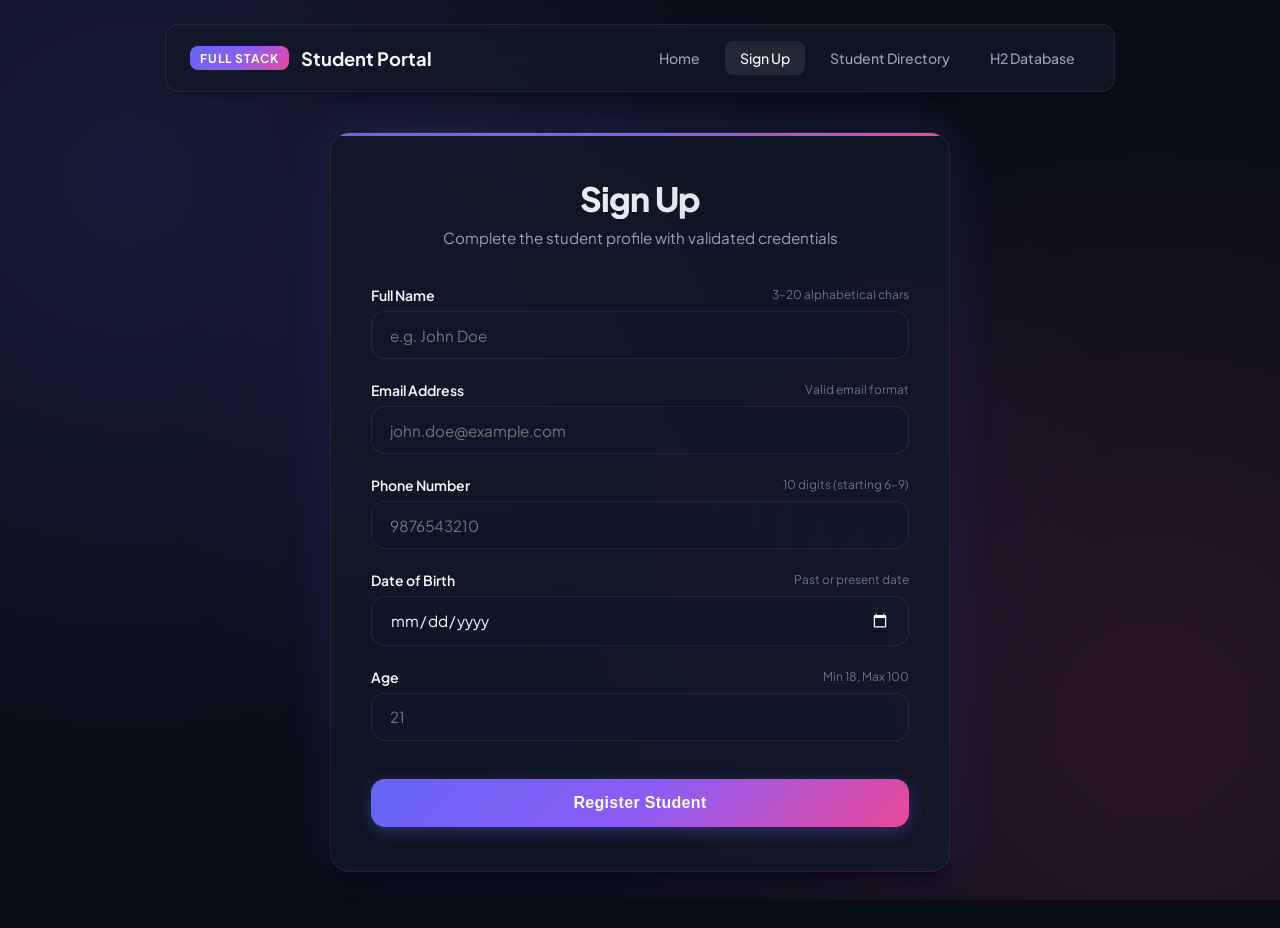
<file: frontend/register.html>
<!DOCTYPE html>
<html lang="en">
<head>
    <meta charset="UTF-8">
    <meta name="viewport" content="width=device-width, initial-scale=1.0">
    <title>Sign Up | Student Registration</title>
    <link rel="stylesheet" href="css/style.css">
</head>
<body>

    <!-- Top Navigation -->
    <nav class="navbar">
        <a href="index.html" class="nav-brand">
            <span class="brand-badge">Full Stack</span>
            <span>Student Portal</span>
        </a>
        <div class="nav-links">
            <a href="index.html" class="nav-link">Home</a>
            <a href="register.html" class="nav-link active">Sign Up</a>
            <a href="students.html" class="nav-link">Student Directory</a>
            <a href="http://localhost:8080/h2-console" target="_blank" class="nav-link">H2 Database</a>
        </div>
    </nav>

    <!-- Registration Card -->
    <div class="container">
        <div class="card">
            <div class="header-section">
                <h1>Sign Up</h1>
                <p class="subtitle">Complete the student profile with validated credentials</p>
            </div>

            <!-- Alert notification -->
            <div id="alertBanner" class="alert-banner"></div>

            <form id="studentForm" novalidate>
                <!-- Name Field -->
                <div class="form-group">
                    <label for="name">
                        Full Name
                        <span class="field-hint">3–20 alphabetical chars</span>
                    </label>
                    <div class="input-container">
                        <input type="text" id="name" name="name" placeholder="e.g. John Doe" required autocomplete="name">
                    </div>
                    <span id="nameError" class="error-message"></span>
                </div>

                <!-- Email Field -->
                <div class="form-group">
                    <label for="email">
                        Email Address
                        <span class="field-hint">Valid email format</span>
                    </label>
                    <div class="input-container">
                        <input type="email" id="email" name="email" placeholder="john.doe@example.com" required autocomplete="email">
                    </div>
                    <span id="emailError" class="error-message"></span>
                </div>

                <!-- Phone Field -->
                <div class="form-group">
                    <label for="phone">
                        Phone Number
                        <span class="field-hint">10 digits (starting 6–9)</span>
                    </label>
                    <div class="input-container">
                        <input type="number" id="phone" name="phone" placeholder="9876543210" required>
                    </div>
                    <span id="phoneError" class="error-message"></span>
                </div>

                <!-- DOB Field -->
                <div class="form-group">
                    <label for="dob">
                        Date of Birth
                        <span class="field-hint">Past or present date</span>
                    </label>
                    <div class="input-container">
                        <input type="date" id="dob" name="dob" required>
                    </div>
                    <span id="dobError" class="error-message"></span>
                </div>

                <!-- Age Field -->
                <div class="form-group">
                    <label for="age">
                        Age
                        <span class="field-hint">Min 18, Max 100</span>
                    </label>
                    <div class="input-container">
                        <input type="number" id="age" name="age" placeholder="21" min="18" max="100" required>
                    </div>
                    <span id="ageError" class="error-message"></span>
                </div>

                <!-- Submit Button -->
                <div style="margin-top: 0.5rem;">
                    <button type="submit" id="submitBtn" class="btn-submit">
                        Register Student
                    </button>
                </div>
            </form>
        </div>
    </div>

    <script src="js/app.js"></script>
</body>
</html>
</file>
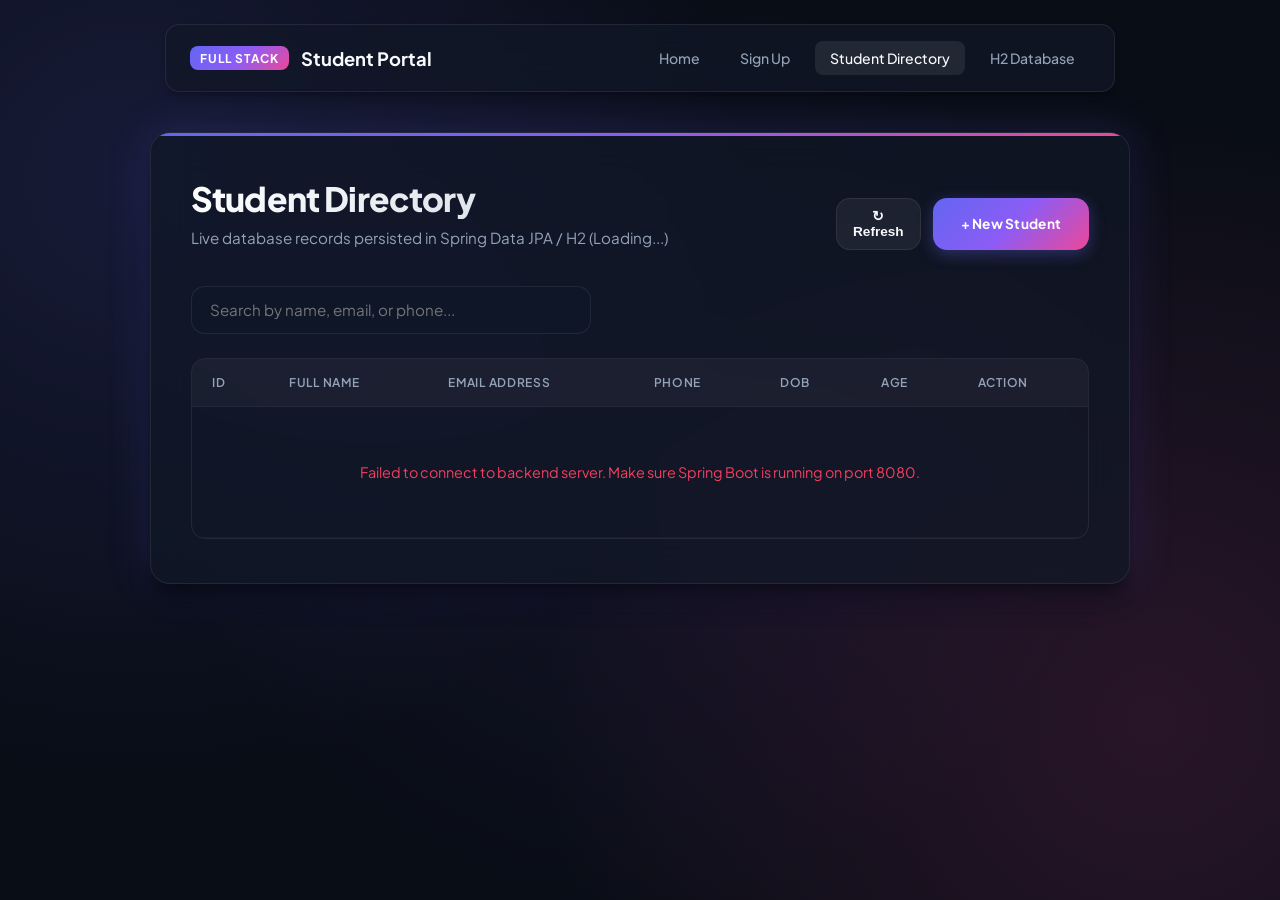
<file: frontend/students.html>
<!DOCTYPE html>
<html lang="en">
<head>
    <meta charset="UTF-8">
    <meta name="viewport" content="width=device-width, initial-scale=1.0">
    <title>Student Directory | Database View</title>
    <link rel="stylesheet" href="css/style.css">
</head>
<body>

    <!-- Top Navigation -->
    <nav class="navbar">
        <a href="index.html" class="nav-brand">
            <span class="brand-badge">Full Stack</span>
            <span>Student Portal</span>
        </a>
        <div class="nav-links">
            <a href="index.html" class="nav-link">Home</a>
            <a href="register.html" class="nav-link">Sign Up</a>
            <a href="students.html" class="nav-link active">Student Directory</a>
            <a href="http://localhost:8080/h2-console" target="_blank" class="nav-link">H2 Database</a>
        </div>
    </nav>

    <!-- Student List View -->
    <div class="wide-container">
        <div class="card">
            <div class="header-section" style="display: flex; justify-content: space-between; align-items: flex-end; flex-wrap: wrap; gap: 1rem; text-align: left;">
                <div>
                    <h1>Student Directory</h1>
                    <p class="subtitle">Live database records persisted in Spring Data JPA / H2 (<span id="recordCount">Loading...</span>)</p>
                </div>
                <div style="display: flex; gap: 0.75rem;">
                    <button id="refreshBtn" class="btn-secondary" style="padding: 0.6rem 1rem; font-size: 0.85rem;">↻ Refresh</button>
                    <a href="register.html" class="btn-submit" style="text-decoration: none; padding: 0.6rem 1.25rem; font-size: 0.85rem; margin: 0;">+ New Student</a>
                </div>
            </div>

            <!-- Search Bar -->
            <div style="margin-bottom: 1.25rem;">
                <input type="text" id="searchInput" placeholder="Search by name, email, or phone..." style="max-width: 400px;">
            </div>

            <!-- Table -->
            <div class="table-wrapper">
                <table>
                    <thead>
                        <tr>
                            <th>ID</th>
                            <th>Full Name</th>
                            <th>Email Address</th>
                            <th>Phone</th>
                            <th>DOB</th>
                            <th>Age</th>
                            <th>Action</th>
                        </tr>
                    </thead>
                    <tbody id="studentsTableBody">
                        <tr>
                            <td colspan="7" class="empty-state">
                                <span class="spinner"></span> Loading students from database...
                            </td>
                        </tr>
                    </tbody>
                </table>
            </div>
        </div>
    </div>

    <script src="js/students.js"></script>
</body>
</html>
</file>
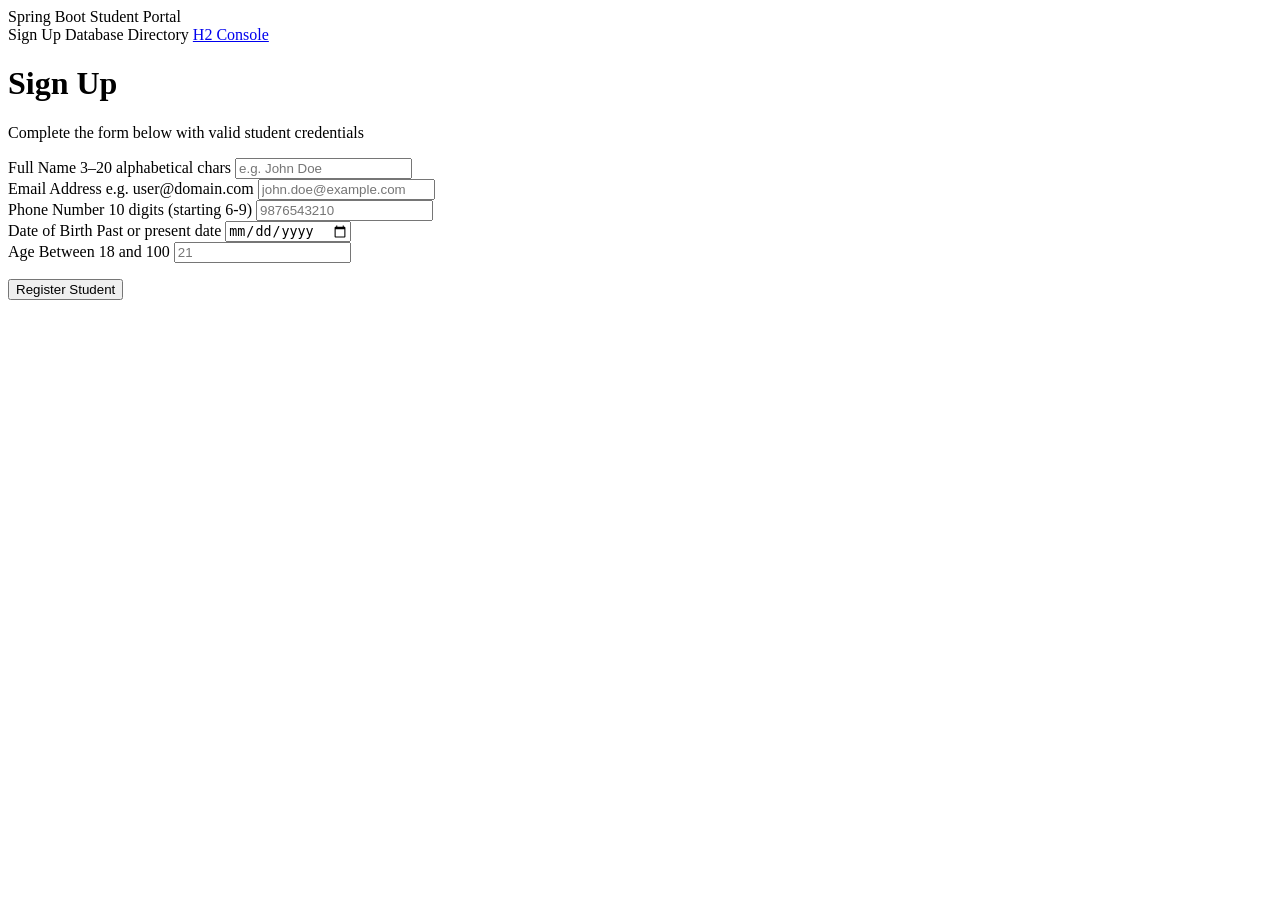
<file: backend/target/classes/templates/register.html>
<!DOCTYPE html>
<html xmlns:th="http://www.thymeleaf.org">
<head>
    <meta charset="UTF-8">
    <meta name="viewport" content="width=device-width, initial-scale=1.0">
    <title>Student Registration | Spring Boot</title>
    <link rel="stylesheet" th:href="@{/layout.css}">
</head>
<body>

    <!-- Top Navigation -->
    <nav class="navbar">
        <a th:href="@{/register}" class="nav-brand">
            <span class="brand-badge">Spring Boot</span>
            <span>Student Portal</span>
        </a>
        <div class="nav-links">
            <a th:href="@{/register}" class="nav-link active">Sign Up</a>
            <a th:href="@{/view-students}" class="nav-link">Database Directory</a>
            <a href="http://localhost:8080/h2-console" target="_blank" class="nav-link">H2 Console</a>
        </div>
    </nav>

    <!-- Main Form Card -->
    <div class="container">
        <div class="card">
            <div class="header-section">
                <h1>Sign Up</h1>
                <p class="subtitle">Complete the form below with valid student credentials</p>
            </div>

            <form th:action="@{/register}" th:object="${student}" method="post">
                <!-- Name Field -->
                <div class="form-group">
                    <label for="name">
                        Full Name
                        <span class="field-hint">3–20 alphabetical chars</span>
                    </label>
                    <input type="text" id="name" th:field="*{name}" 
                           placeholder="e.g. John Doe"
                           th:classappend="${#fields.hasErrors('name')} ? 'input-error' : ''" />
                    <span class="error-message" th:if="${#fields.hasErrors('name')}" th:errors="*{name}"></span>
                </div>

                <!-- Email Field -->
                <div class="form-group">
                    <label for="email">
                        Email Address
                        <span class="field-hint">e.g. user@domain.com</span>
                    </label>
                    <input type="email" id="email" th:field="*{email}" 
                           placeholder="john.doe@example.com"
                           th:classappend="${#fields.hasErrors('email')} ? 'input-error' : ''" />
                    <span class="error-message" th:if="${#fields.hasErrors('email')}" th:errors="*{email}"></span>
                </div>

                <!-- Phone Field -->
                <div class="form-group">
                    <label for="phone">
                        Phone Number
                        <span class="field-hint">10 digits (starting 6-9)</span>
                    </label>
                    <input type="number" id="phone" th:field="*{phone}" 
                           placeholder="9876543210"
                           th:classappend="${#fields.hasErrors('phone')} ? 'input-error' : ''" />
                    <span class="error-message" th:if="${#fields.hasErrors('phone')}" th:errors="*{phone}"></span>
                </div>

                <!-- DOB Field -->
                <div class="form-group">
                    <label for="dob">
                        Date of Birth
                        <span class="field-hint">Past or present date</span>
                    </label>
                    <input type="date" id="dob" th:field="*{dob}" 
                           th:classappend="${#fields.hasErrors('dob')} ? 'input-error' : ''" />
                    <span class="error-message" th:if="${#fields.hasErrors('dob')}" th:errors="*{dob}"></span>
                </div>

                <!-- Age Field -->
                <div class="form-group">
                    <label for="age">
                        Age
                        <span class="field-hint">Between 18 and 100</span>
                    </label>
                    <input type="number" id="age" th:field="*{age}" 
                           placeholder="21"
                           th:classappend="${#fields.hasErrors('age')} ? 'input-error' : ''" />
                    <span class="error-message" th:if="${#fields.hasErrors('age')}" th:errors="*{age}"></span>
                </div>

                <!-- Submit Button -->
                <div style="margin-top: 1rem;">
                    <input type="submit" value="Register Student" class="btn-submit" />
                </div>
            </form>
        </div>
    </div>

</body>
</html>
</file>
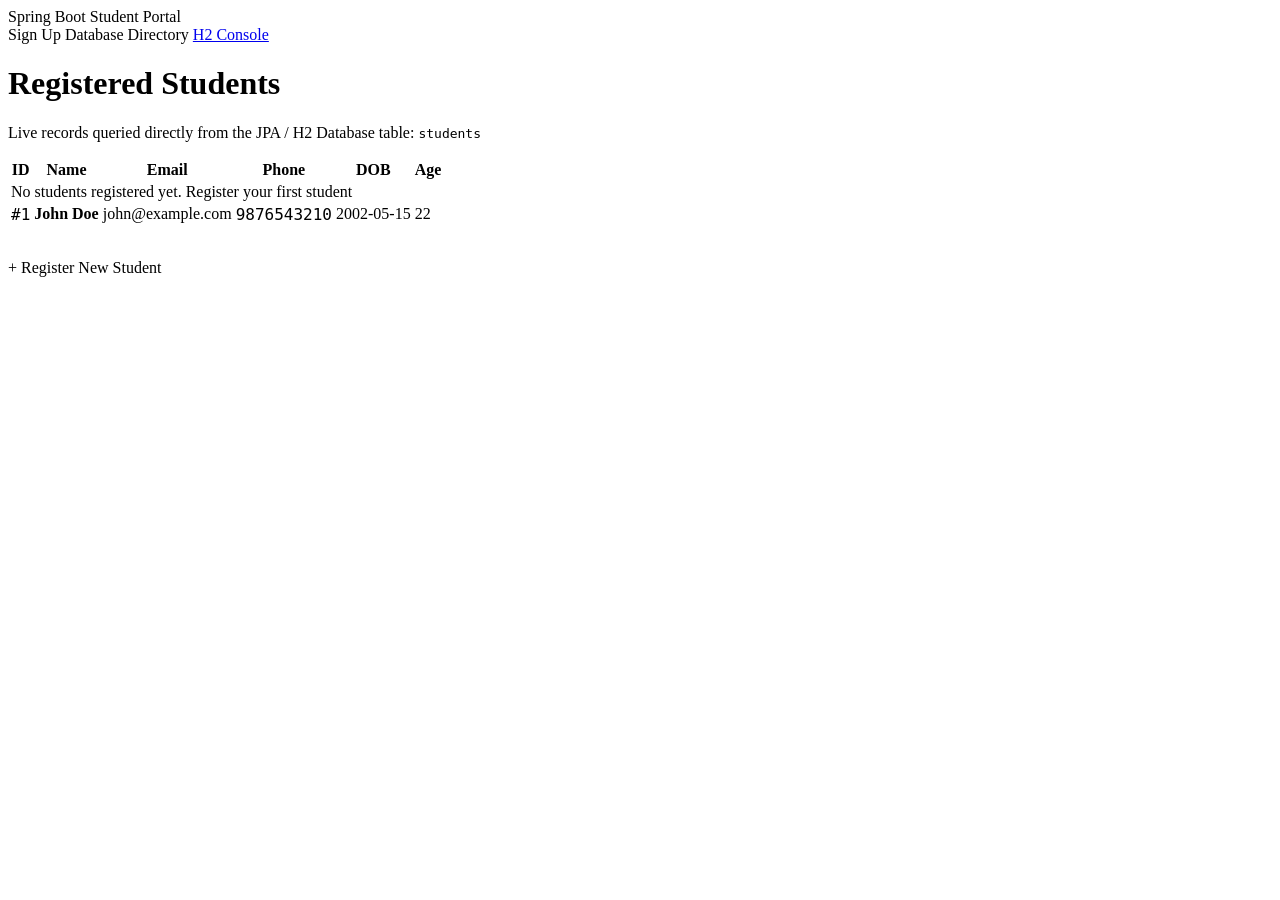
<file: backend/target/classes/templates/students.html>
<!DOCTYPE html>
<html xmlns:th="http://www.thymeleaf.org">
<head>
    <meta charset="UTF-8">
    <meta name="viewport" content="width=device-width, initial-scale=1.0">
    <title>Student Directory | Database View</title>
    <link rel="stylesheet" th:href="@{/layout.css}">
</head>
<body>

    <!-- Top Navigation -->
    <nav class="navbar">
        <a th:href="@{/register}" class="nav-brand">
            <span class="brand-badge">Spring Boot</span>
            <span>Student Portal</span>
        </a>
        <div class="nav-links">
            <a th:href="@{/register}" class="nav-link">Sign Up</a>
            <a th:href="@{/view-students}" class="nav-link active">Database Directory</a>
            <a href="http://localhost:8080/h2-console" target="_blank" class="nav-link">H2 Console</a>
        </div>
    </nav>

    <div class="wide-container">
        <div class="card">
            <div class="header-section">
                <h1>Registered Students</h1>
                <p class="subtitle">Live records queried directly from the JPA / H2 Database table: <code>students</code></p>
            </div>

            <div class="table-wrapper">
                <table>
                    <thead>
                        <tr>
                            <th>ID</th>
                            <th>Name</th>
                            <th>Email</th>
                            <th>Phone</th>
                            <th>DOB</th>
                            <th>Age</th>
                        </tr>
                    </thead>
                    <tbody>
                        <tr th:if="${#lists.isEmpty(students)}">
                            <td colspan="6" class="empty-state">
                                No students registered yet. <a th:href="@{/register}" style="color: var(--accent-primary);">Register your first student</a>
                            </td>
                        </tr>
                        <tr th:each="std : ${students}">
                            <td style="font-family: 'JetBrains Mono', monospace; color: var(--accent-secondary);" th:text="'#' + ${std.id}">#1</td>
                            <td style="font-weight: 600;" th:text="${std.name}">John Doe</td>
                            <td th:text="${std.email}">john@example.com</td>
                            <td style="font-family: 'JetBrains Mono', monospace;" th:text="${std.phone}">9876543210</td>
                            <td th:text="${std.dob}">2002-05-15</td>
                            <td th:text="${std.age}">22</td>
                        </tr>
                    </tbody>
                </table>
            </div>

            <div class="actions-row" style="margin-top: 2rem;">
                <a th:href="@{/register}" class="btn-submit" style="text-decoration: none; text-align: center; max-width: 250px;">+ Register New Student</a>
            </div>
        </div>
    </div>

</body>
</html>
</file>
<file: frontend/css/style.css>
@import url('https://fonts.googleapis.com/css2?family=Plus+Jakarta+Sans:wght@300;400;500;600;700;800&family=JetBrains+Mono:wght@400;500;600&display=swap');

:root {
  --bg-primary: #090d16;
  --bg-secondary: #0f172a;
  --bg-card: rgba(17, 24, 39, 0.72);
  --bg-card-border: rgba(255, 255, 255, 0.08);
  --bg-input: rgba(15, 23, 42, 0.65);
  --bg-input-focus: rgba(30, 41, 59, 0.85);
  
  --accent-primary: #6366f1;
  --accent-secondary: #8b5cf6;
  --accent-pink: #ec4899;
  --accent-gradient: linear-gradient(135deg, #6366f1 0%, #8b5cf6 50%, #ec4899 100%);
  --accent-glow: rgba(99, 102, 241, 0.35);
  
  --text-main: #f8fafc;
  --text-muted: #94a3b8;
  --text-dim: #64748b;
  
  --success: #10b981;
  --success-bg: rgba(16, 185, 129, 0.12);
  --error: #f43f5e;
  --error-bg: rgba(244, 63, 94, 0.12);
  --warning: #f59e0b;
  
  --radius-sm: 8px;
  --radius-md: 14px;
  --radius-lg: 20px;
  --radius-full: 9999px;
  
  --shadow-sm: 0 4px 6px -1px rgba(0, 0, 0, 0.25);
  --shadow-lg: 0 20px 25px -5px rgba(0, 0, 0, 0.45), 0 8px 10px -6px rgba(0, 0, 0, 0.35);
  --shadow-glow: 0 0 45px rgba(99, 102, 241, 0.2);
  
  --transition: all 0.25s cubic-bezier(0.16, 1, 0.3, 1);
}

* {
  box-sizing: border-box;
  margin: 0;
  padding: 0;
}

body {
  font-family: 'Plus Jakarta Sans', -apple-system, BlinkMacSystemFont, sans-serif;
  background-color: var(--bg-primary);
  color: var(--text-main);
  min-height: 100vh;
  display: flex;
  flex-direction: column;
  background-image: 
    radial-gradient(circle at 10% 20%, rgba(99, 102, 241, 0.15) 0%, transparent 45%),
    radial-gradient(circle at 90% 80%, rgba(236, 72, 153, 0.14) 0%, transparent 45%),
    radial-gradient(circle at 50% 50%, rgba(139, 92, 246, 0.08) 0%, transparent 60%);
  background-attachment: fixed;
  padding: 1.5rem 1rem;
}

/* Navbar */
.navbar {
  max-width: 950px;
  width: 100%;
  margin: 0 auto 2.5rem;
  display: flex;
  justify-content: space-between;
  align-items: center;
  padding: 1rem 1.5rem;
  background: var(--bg-card);
  backdrop-filter: blur(16px);
  -webkit-backdrop-filter: blur(16px);
  border: 1px solid var(--bg-card-border);
  border-radius: var(--radius-md);
  box-shadow: var(--shadow-sm);
}

.nav-brand {
  display: flex;
  align-items: center;
  gap: 0.75rem;
  font-weight: 700;
  font-size: 1.15rem;
  color: var(--text-main);
  text-decoration: none;
}

.brand-badge {
  background: var(--accent-gradient);
  color: white;
  padding: 0.3rem 0.65rem;
  border-radius: var(--radius-sm);
  font-size: 0.75rem;
  font-weight: 700;
  letter-spacing: 0.05em;
  text-transform: uppercase;
}

.nav-links {
  display: flex;
  gap: 0.6rem;
  align-items: center;
}

.nav-link {
  color: var(--text-muted);
  text-decoration: none;
  font-size: 0.88rem;
  font-weight: 500;
  padding: 0.5rem 0.95rem;
  border-radius: var(--radius-sm);
  transition: var(--transition);
}

.nav-link:hover, .nav-link.active {
  color: var(--text-main);
  background: rgba(255, 255, 255, 0.08);
}

/* Layout Containers */
.container {
  max-width: 620px;
  width: 100%;
  margin: 0 auto 2rem;
}

.wide-container {
  max-width: 980px;
  width: 100%;
  margin: 0 auto 2rem;
}

/* Cards */
.card {
  background: var(--bg-card);
  backdrop-filter: blur(20px);
  -webkit-backdrop-filter: blur(20px);
  border: 1px solid var(--bg-card-border);
  border-radius: var(--radius-lg);
  padding: 2.75rem 2.5rem;
  box-shadow: var(--shadow-lg), var(--shadow-glow);
  position: relative;
  overflow: hidden;
  animation: fadeIn 0.4s ease-out;
}

.card::before {
  content: '';
  position: absolute;
  top: 0;
  left: 0;
  right: 0;
  height: 3px;
  background: var(--accent-gradient);
}

@keyframes fadeIn {
  from { opacity: 0; transform: translateY(12px); }
  to { opacity: 1; transform: translateY(0); }
}

.header-section {
  text-align: center;
  margin-bottom: 2.25rem;
}

h1 {
  font-size: 2.1rem;
  font-weight: 800;
  letter-spacing: -0.025em;
  background: linear-gradient(135deg, #ffffff 0%, #cbd5e1 100%);
  -webkit-background-clip: text;
  -webkit-text-fill-color: transparent;
  margin-bottom: 0.5rem;
}

.subtitle {
  color: var(--text-muted);
  font-size: 0.95rem;
  line-height: 1.5;
}

/* Form Styles */
form {
  display: flex;
  flex-direction: column;
  gap: 1.35rem;
}

.form-group {
  display: flex;
  flex-direction: column;
  gap: 0.45rem;
  position: relative;
}

label {
  font-size: 0.875rem;
  font-weight: 600;
  color: var(--text-main);
  display: flex;
  justify-content: space-between;
  align-items: center;
}

.field-hint {
  font-size: 0.75rem;
  color: var(--text-dim);
  font-weight: 400;
}

.input-container {
  position: relative;
  width: 100%;
}

input {
  width: 100%;
  padding: 0.85rem 1.15rem;
  background-color: var(--bg-input);
  border: 1px solid var(--bg-card-border);
  border-radius: var(--radius-md);
  color: var(--text-main);
  font-family: inherit;
  font-size: 0.95rem;
  transition: var(--transition);
  outline: none;
}

input[type="date"]::-webkit-calendar-picker-indicator {
  filter: invert(1);
  cursor: pointer;
}

input:focus {
  background-color: var(--bg-input-focus);
  border-color: var(--accent-primary);
  box-shadow: 0 0 0 3px rgba(99, 102, 241, 0.25);
}

.input-error {
  border-color: var(--error) !important;
  background-color: rgba(244, 63, 94, 0.06) !important;
}

.input-valid {
  border-color: var(--success) !important;
}

.error-message {
  color: var(--error);
  font-size: 0.8rem;
  font-weight: 500;
  display: none;
  align-items: center;
  gap: 0.35rem;
  margin-top: 0.25rem;
  animation: shake 0.3s ease-in-out;
}

.error-message.visible {
  display: flex;
}

@keyframes shake {
  0%, 100% { transform: translateX(0); }
  25% { transform: translateX(-4px); }
  75% { transform: translateX(4px); }
}

/* Buttons */
.btn-submit {
  width: 100%;
  padding: 0.95rem 1.5rem;
  background: var(--accent-gradient);
  border: none;
  border-radius: var(--radius-md);
  color: #ffffff;
  font-size: 1rem;
  font-weight: 700;
  letter-spacing: 0.02em;
  cursor: pointer;
  transition: var(--transition);
  box-shadow: 0 4px 15px rgba(99, 102, 241, 0.35);
  display: flex;
  align-items: center;
  justify-content: center;
  gap: 0.5rem;
  margin-top: 0.5rem;
}

.btn-submit:hover {
  transform: translateY(-2px);
  box-shadow: 0 8px 25px rgba(168, 85, 247, 0.45);
}

.btn-submit:active {
  transform: translateY(0);
}

.btn-submit:disabled {
  opacity: 0.6;
  cursor: not-allowed;
  transform: none;
}

.btn-secondary {
  display: inline-flex;
  align-items: center;
  justify-content: center;
  gap: 0.5rem;
  padding: 0.8rem 1.4rem;
  background: rgba(255, 255, 255, 0.06);
  border: 1px solid var(--bg-card-border);
  border-radius: var(--radius-md);
  color: var(--text-main);
  text-decoration: none;
  font-size: 0.9rem;
  font-weight: 600;
  transition: var(--transition);
}

.btn-secondary:hover {
  background: rgba(255, 255, 255, 0.12);
  transform: translateY(-1px);
}

/* Status Banner / Alert */
.alert-banner {
  padding: 1rem 1.25rem;
  border-radius: var(--radius-md);
  margin-bottom: 1.5rem;
  display: none;
  align-items: center;
  gap: 0.75rem;
  font-size: 0.9rem;
  font-weight: 500;
}

.alert-banner.error {
  display: flex;
  background: var(--error-bg);
  border: 1px solid var(--error);
  color: #fca5a5;
}

.alert-banner.success {
  display: flex;
  background: var(--success-bg);
  border: 1px solid var(--success);
  color: #6ee7b7;
}

/* Success Card */
.success-card {
  text-align: center;
}

.success-icon-wrapper {
  width: 76px;
  height: 76px;
  margin: 0 auto 1.5rem;
  background: var(--success-bg);
  border: 2px solid var(--success);
  border-radius: 50%;
  display: flex;
  align-items: center;
  justify-content: center;
  color: var(--success);
  font-size: 2.2rem;
  box-shadow: 0 0 30px rgba(16, 185, 129, 0.25);
  animation: scaleUp 0.4s ease-out;
}

@keyframes scaleUp {
  0% { transform: scale(0.5); opacity: 0; }
  100% { transform: scale(1); opacity: 1; }
}

.details-grid {
  background: rgba(15, 23, 42, 0.55);
  border: 1px solid var(--bg-card-border);
  border-radius: var(--radius-md);
  padding: 1.5rem;
  margin: 1.75rem 0;
  text-align: left;
  display: flex;
  flex-direction: column;
  gap: 0.85rem;
}

.detail-row {
  display: flex;
  justify-content: space-between;
  align-items: center;
  padding-bottom: 0.65rem;
  border-bottom: 1px solid rgba(255, 255, 255, 0.05);
}

.detail-row:last-child {
  border-bottom: none;
  padding-bottom: 0;
}

.detail-label {
  color: var(--text-muted);
  font-size: 0.85rem;
  font-weight: 500;
}

.detail-value {
  color: var(--text-main);
  font-family: 'JetBrains Mono', monospace;
  font-size: 0.95rem;
  font-weight: 600;
}

.actions-row {
  display: flex;
  gap: 1rem;
  justify-content: center;
  margin-top: 1.5rem;
}

/* Table styles */
.table-wrapper {
  overflow-x: auto;
  border-radius: var(--radius-md);
  border: 1px solid var(--bg-card-border);
  margin-top: 1.5rem;
}

table {
  width: 100%;
  border-collapse: collapse;
  text-align: left;
  font-size: 0.9rem;
}

thead {
  background: rgba(255, 255, 255, 0.04);
}

th {
  padding: 1rem 1.25rem;
  color: var(--text-muted);
  font-weight: 600;
  text-transform: uppercase;
  font-size: 0.75rem;
  letter-spacing: 0.06em;
  border-bottom: 1px solid var(--bg-card-border);
}

td {
  padding: 1rem 1.25rem;
  color: var(--text-main);
  border-bottom: 1px solid rgba(255, 255, 255, 0.04);
}

tr:hover td {
  background: rgba(255, 255, 255, 0.02);
}

.empty-state {
  text-align: center;
  padding: 3.5rem 1rem;
  color: var(--text-muted);
}

/* Feature grid for landing page */
.feature-grid {
  display: grid;
  grid-template-columns: repeat(auto-fit, minmax(280px, 1fr));
  gap: 1.5rem;
  margin-top: 2rem;
}

.feature-card {
  background: rgba(15, 23, 42, 0.45);
  border: 1px solid var(--bg-card-border);
  border-radius: var(--radius-md);
  padding: 1.75rem;
  transition: var(--transition);
  text-decoration: none;
  color: inherit;
  display: flex;
  flex-direction: column;
  gap: 0.75rem;
}

.feature-card:hover {
  transform: translateY(-4px);
  border-color: rgba(99, 102, 241, 0.4);
  box-shadow: 0 10px 25px rgba(0, 0, 0, 0.3);
}

.feature-icon {
  width: 44px;
  height: 44px;
  border-radius: var(--radius-sm);
  background: rgba(99, 102, 241, 0.15);
  display: flex;
  align-items: center;
  justify-content: center;
  font-size: 1.4rem;
  color: var(--accent-primary);
}

.feature-title {
  font-size: 1.15rem;
  font-weight: 700;
  color: var(--text-main);
}

.feature-desc {
  font-size: 0.88rem;
  color: var(--text-muted);
  line-height: 1.5;
}

/* Spinner */
.spinner {
  width: 18px;
  height: 18px;
  border: 2px solid rgba(255, 255, 255, 0.3);
  border-top-color: #ffffff;
  border-radius: 50%;
  animation: spin 0.8s linear infinite;
  display: inline-block;
}

@keyframes spin {
  to { transform: rotate(360deg); }
}
</file>
